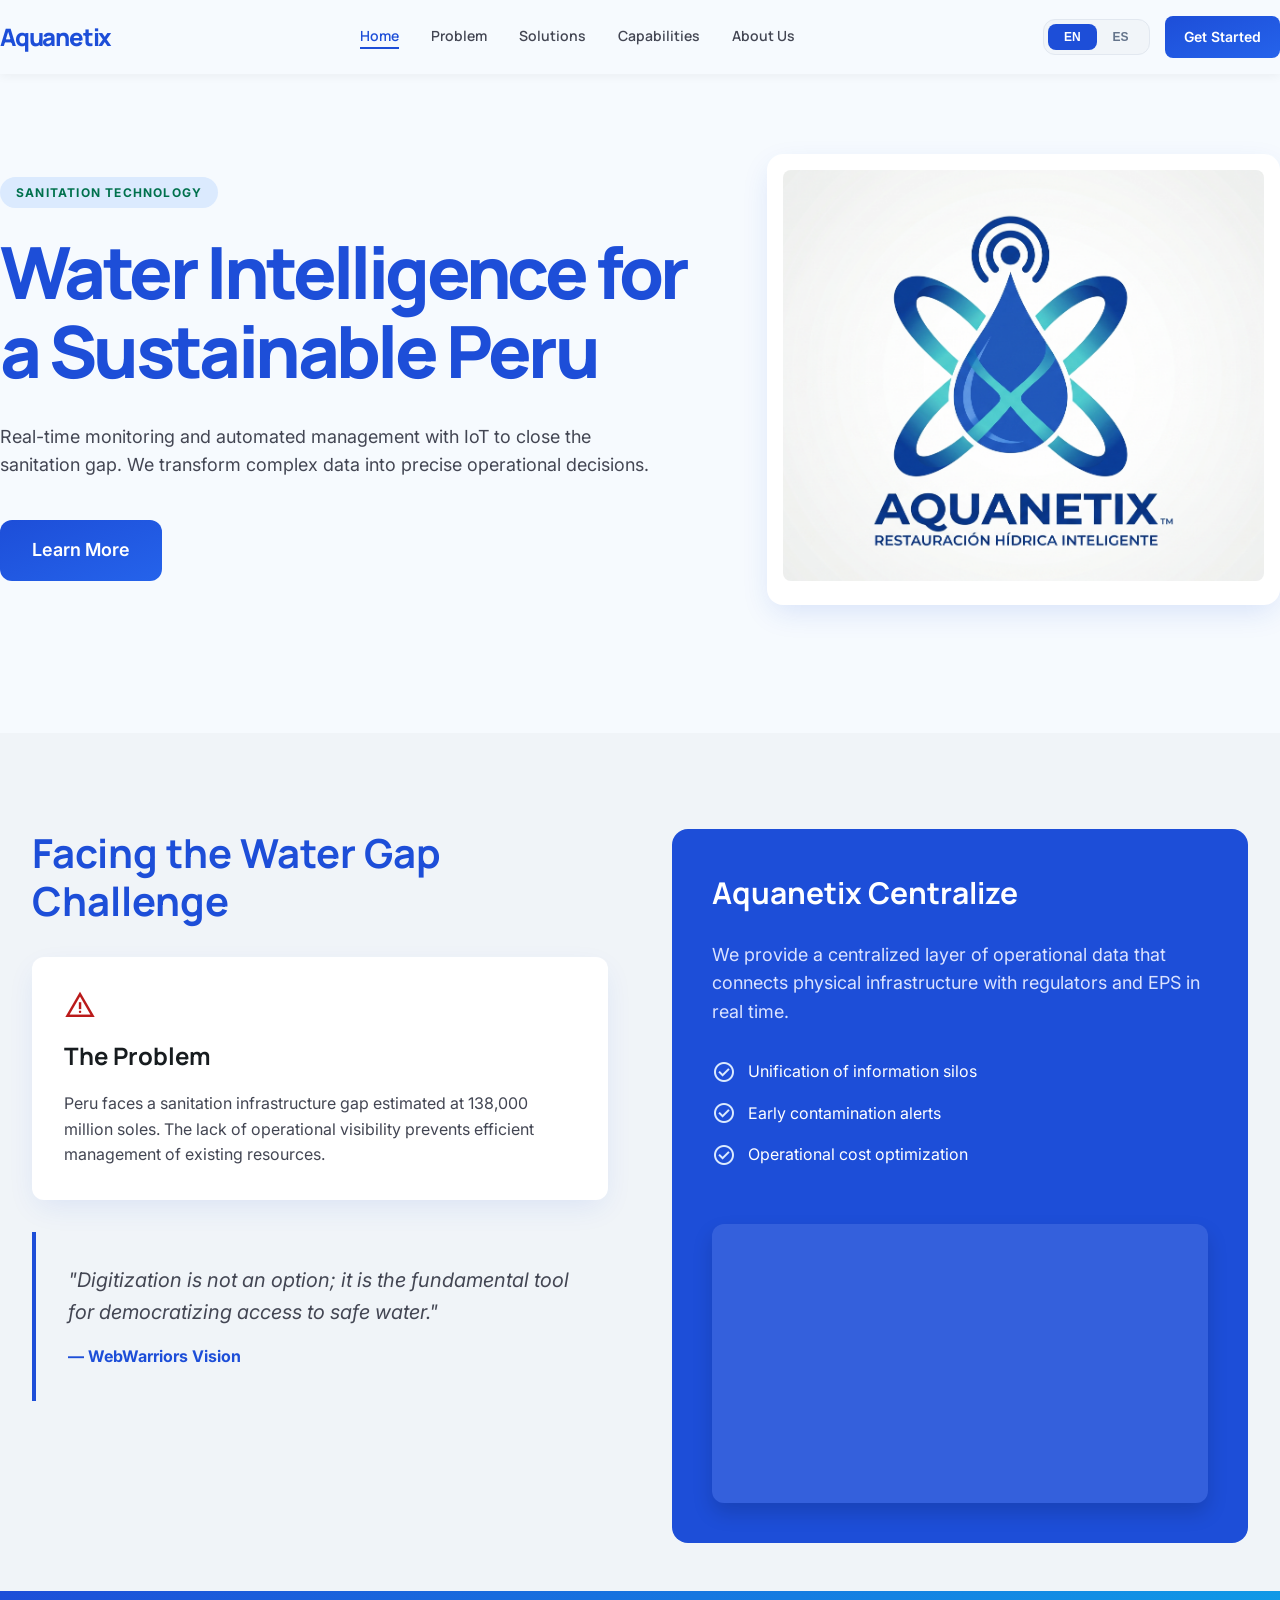
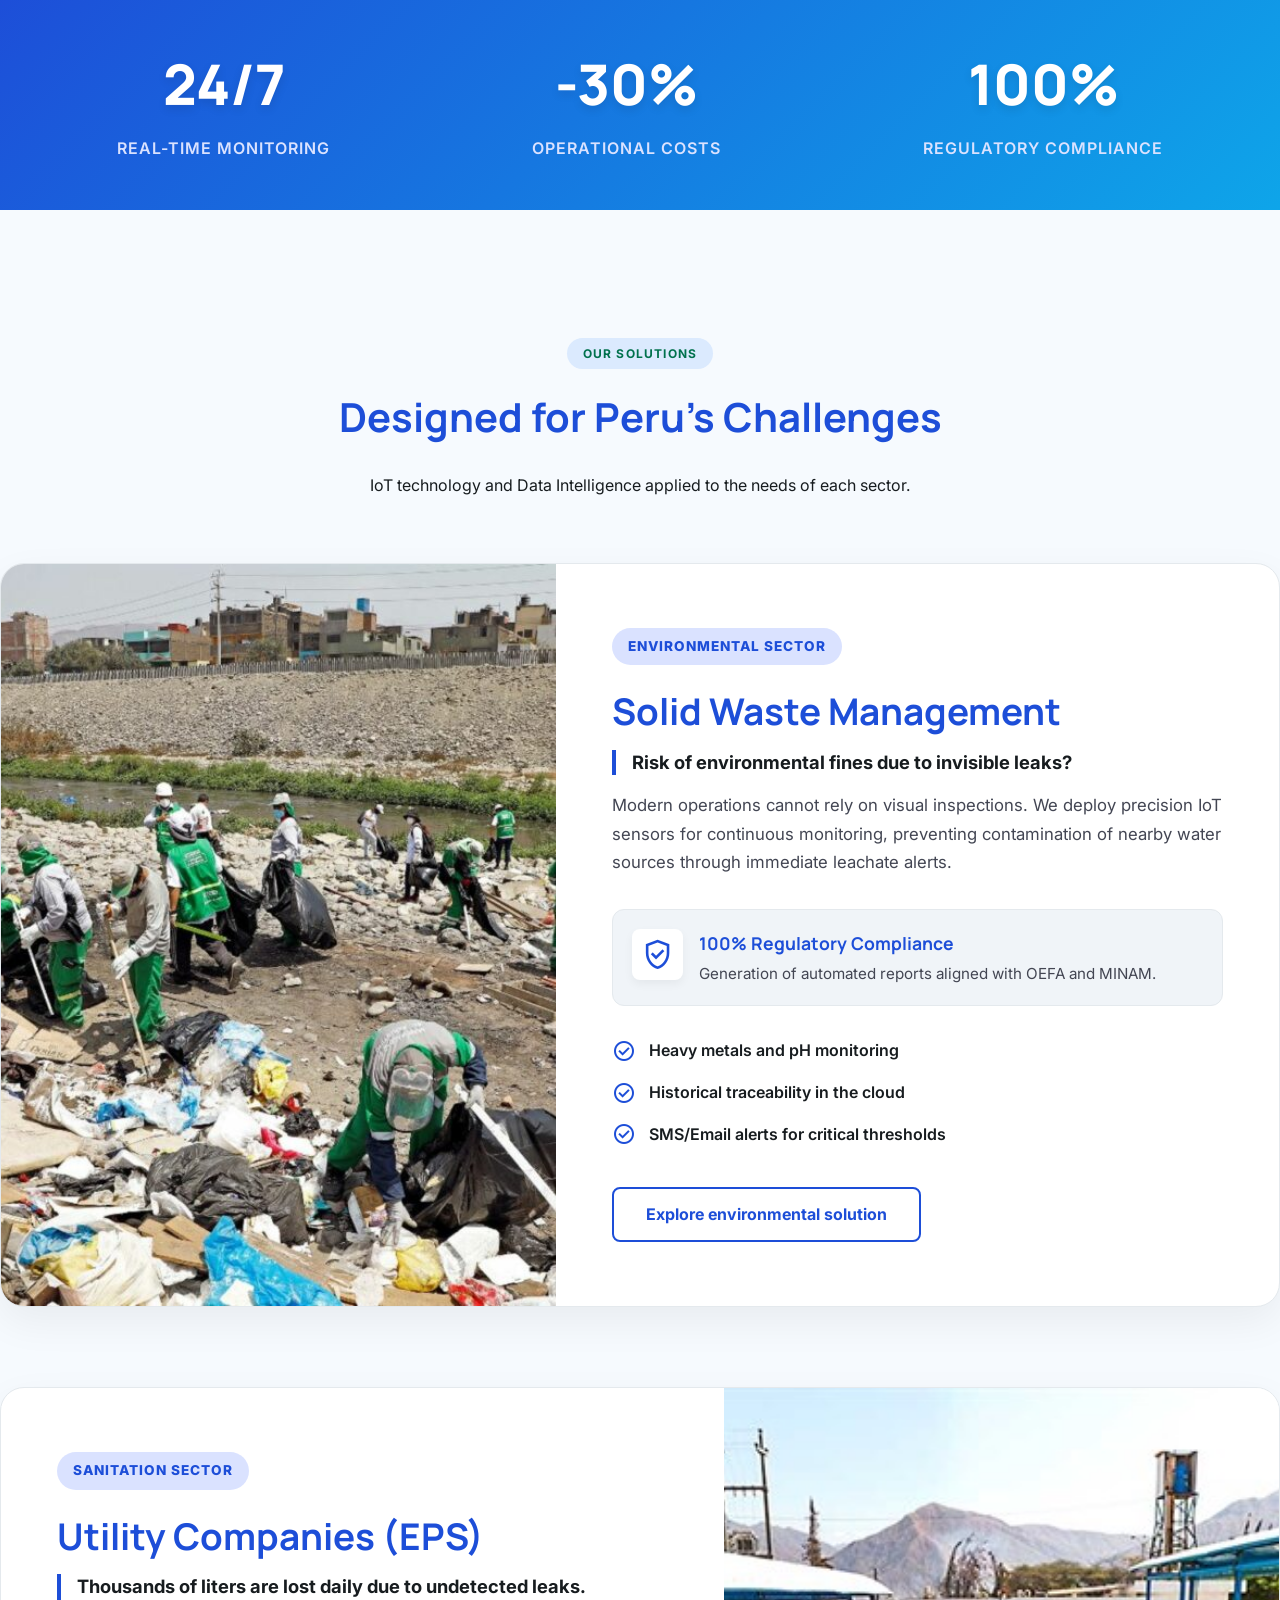
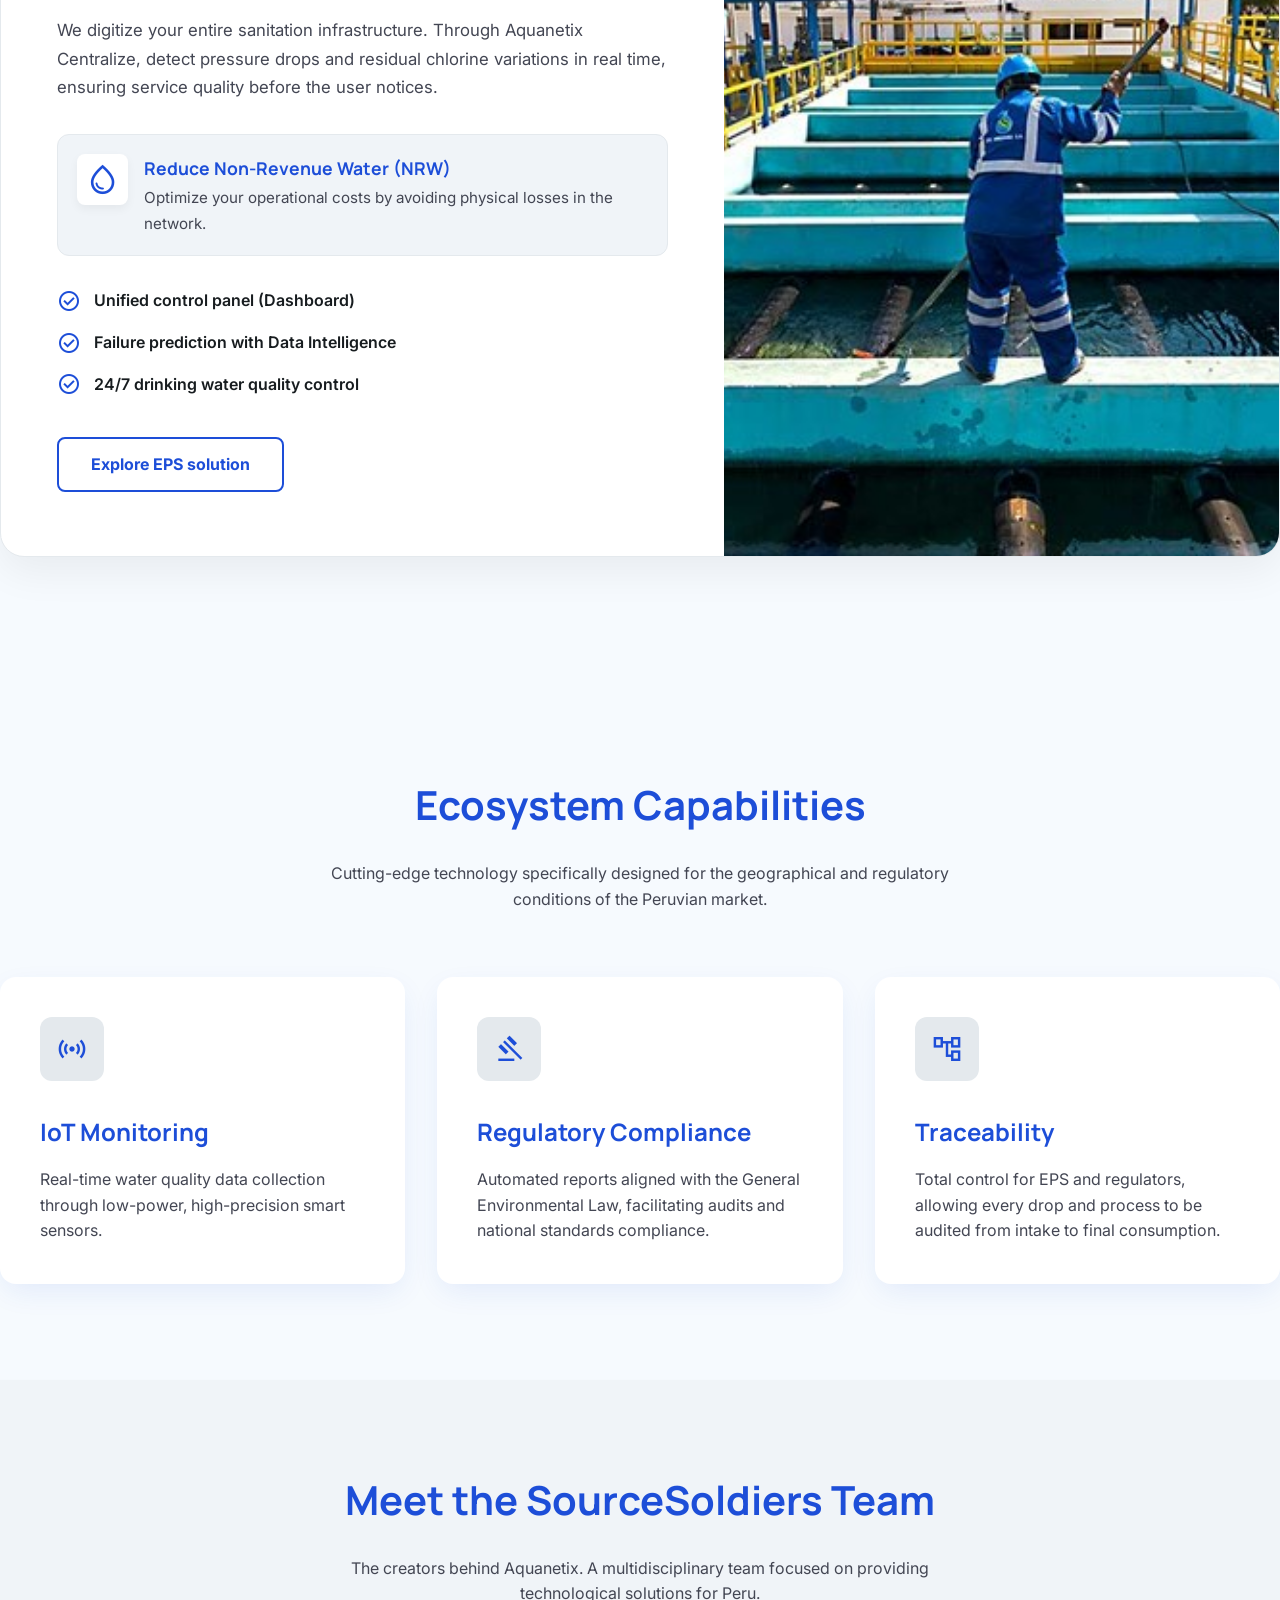
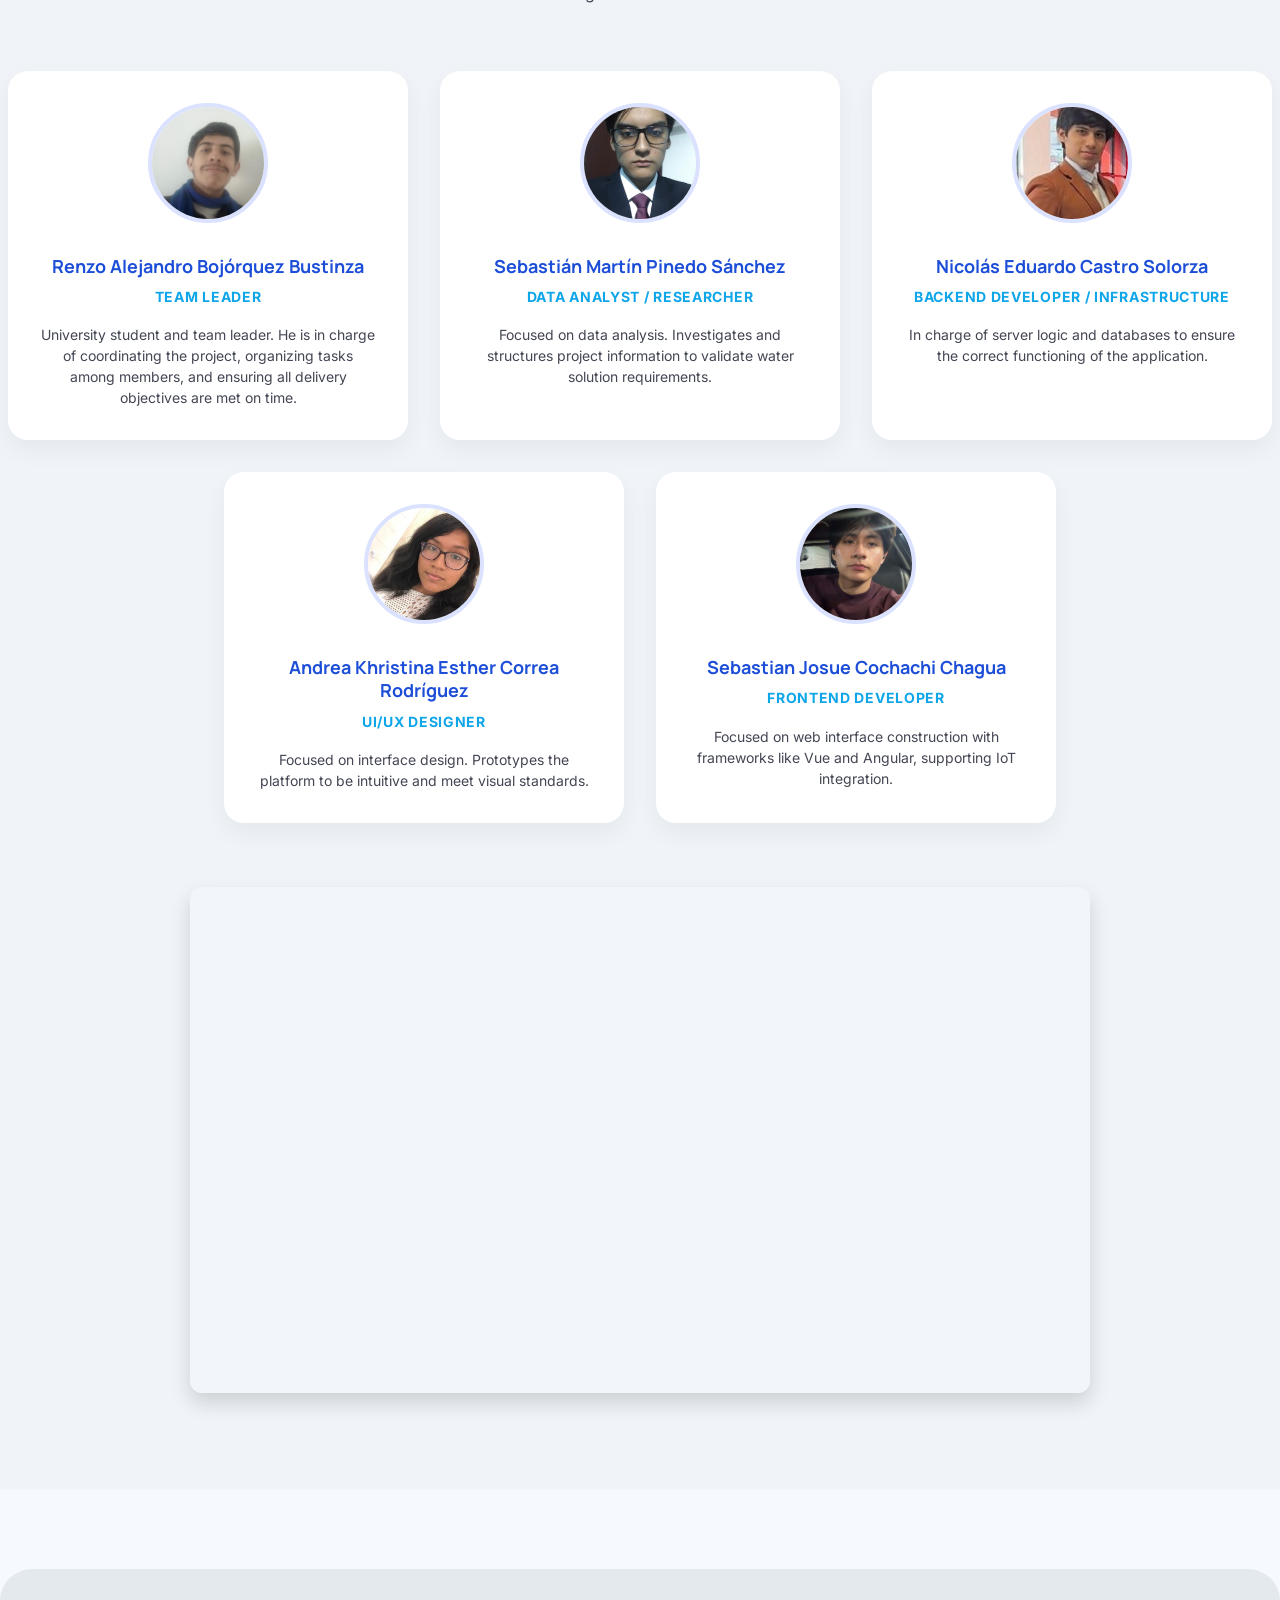
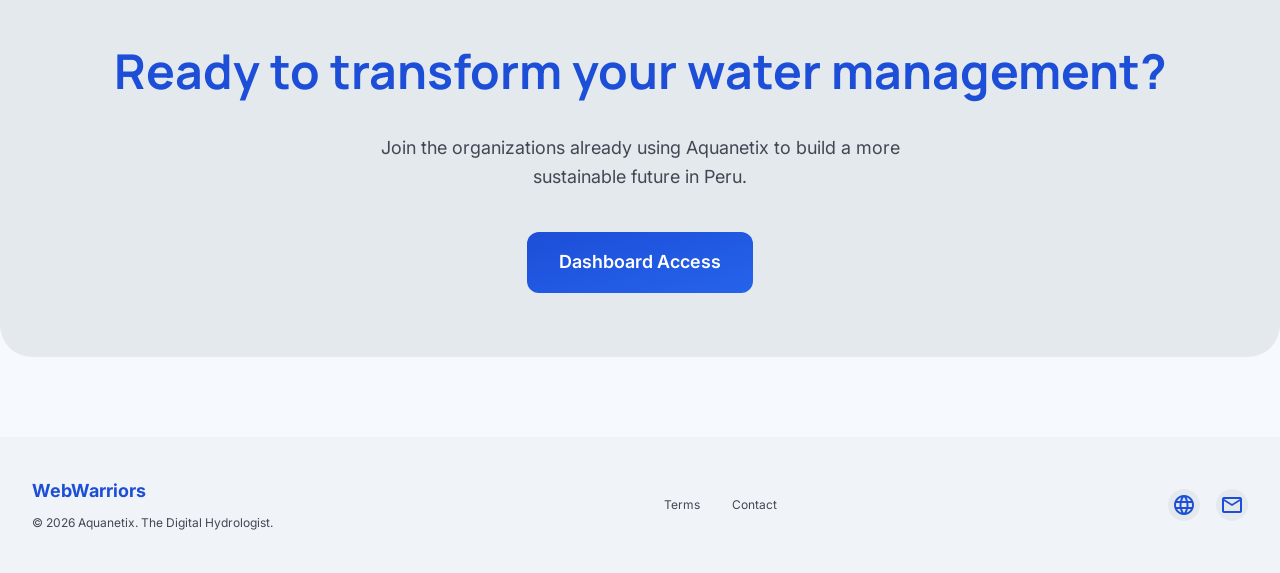
<file: index.html>
<!DOCTYPE html>
<html lang="es">
  <head>
    <meta charset="utf-8" />
    <meta name="viewport" content="width=device-width, initial-scale=1.0" />
    <title>Aquanetix | Inteligencia Hídrica para un Perú Sostenible</title>

    <link href="https://fonts.googleapis.com" rel="preconnect" />
    <link crossorigin="" href="https://fonts.gstatic.com" rel="preconnect" />
    <link
      href="https://fonts.googleapis.com/css2?family=Inter:wght@400;500;600&family=Manrope:wght@600;700;800&display=swap"
      rel="stylesheet"
    />
    <link
      href="https://fonts.googleapis.com/css2?family=Material+Symbols+Outlined:wght,FILL@100..700,0..1&display=swap"
      rel="stylesheet"
    />
    <link rel="stylesheet" href="aquanetix.css" />
  </head>

  <body>
    <header class="header">
      <nav class="nav container">
        <div class="logo">
          <span>Aquanetix</span>
        </div>
        <div class="nav-links">
          <a href="#hero" class="nav-link active" data-i18n="nav-inicio">Inicio</a>
          <a href="#problem" class="nav-link" data-i18n="nav-problema">Problema</a>
          <a href="#segments" class="nav-link" data-i18n="nav-soluciones">Soluciones</a>
          <a href="#capabilities" class="nav-link" data-i18n="nav-capacidades">Capacidades</a>
          <a href="#about-the-team" class="nav-link" data-i18n="nav-somos">¿Quiénes somos?</a>
        </div>
        <div style="display: flex; align-items: center">
          <div class="lang-selector-container">
            <button id="btn-en" class="lang-btn active">EN</button>
            <button id="btn-es" class="lang-btn">ES</button>
          </div>
          <a href="#cta" class="btn" data-i18n="nav-btn-empieza">Empieza ahora</a>
        </div>
      </nav>
    </header>

    <main>
      <section id="hero" class="hero container">
        <div class="hero-grid">
          <div>
            <span class="badge" data-i18n="badge-saneamiento">Tecnología para el Saneamiento</span>
            <h1 class="hero-title font-headline" data-i18n="hero-title">
              Inteligencia Hídrica para un
              <span class="text-secondary">Perú Sostenible</span>
            </h1>
            <p class="hero-description" data-i18n="hero-desc">
              Monitoreo en tiempo real y gestión automatizada con IoT para
              cerrar la brecha de saneamiento. Transformamos datos complejos en
              decisiones operativas precisas.
            </p>
            <a href="#segments" class="btn btn-large" data-i18n="hero-btn-more">
              Conoce más
            </a>
          </div>
          <div class="hero-image-container">
            <img
              class="hero-image"
              alt="Logo de Aquanetix"
              src="assets/images/Aquanetix-Logo.png"
            />
          </div>
        </div>
      </section>

      <section id="problem" class="problem-solution">
        <div class="container ps-grid">
          <div>
            <h2 class="section-title font-headline" data-i18n="prob-title">
              Enfrentando el Desafío de la Brecha Hídrica
            </h2>
            <div class="problem-card">
              <span class="material-symbols-outlined icon-error">warning</span>
              <h3 class="font-headline" data-i18n="prob-card-title">
                El Problema
              </h3>
              <p data-i18n="prob-card-desc">
                Perú enfrenta una brecha de infraestructura de saneamiento
                estimada en
                <span class="highlight-text">138,000 millones de soles</span>.
                La falta de visibilidad operativa impide una gestión eficiente
                de los recursos existentes.
              </p>
            </div>
            <div class="quote-box">
              <p class="quote-text" data-i18n="quote-text">
                "La digitalización no es una opción, es la herramienta
                fundamental para democratizar el acceso al agua segura."
              </p>
              <p class="quote-author">— WebWarriors Vision</p>
            </div>
          </div>
          <div class="solution-card">
            <h3 class="font-headline" data-i18n="sol-title">
              Aquanetix Centralize
            </h3>
            <p data-i18n="sol-desc">
              Proporcionamos una capa de datos operativos centralizados que
              conecta la infraestructura física con los reguladores y EPS en
              tiempo real.
            </p>
            <ul class="feature-list">
              <li>
                <span class="material-symbols-outlined icon-success">check_circle</span>
                <span data-i18n="sol-feat-1">Unificación de silos de información</span>
              </li>
              <li>
                <span class="material-symbols-outlined icon-success">check_circle</span>
                <span data-i18n="sol-feat-2">Alertas tempranas de contaminación</span>
              </li>
              <li>
                <span class="material-symbols-outlined icon-success">check_circle</span>
                <span data-i18n="sol-feat-3">Optimización de costos operativos</span>
              </li>
            </ul>
            <div class="product-video-wrapper">
              <iframe 
                src="https://www.youtube.com/embed/MZh4NIKCM9I?si=_HD0UaLk1dkv5V13" 
                title="YouTube video player" 
                frameborder="0" 
                allow="accelerometer; autoplay; clipboard-write; encrypted-media; gyroscope; picture-in-picture; web-share" 
                referrerpolicy="strict-origin-when-cross-origin" 
                allowfullscreen>
              </iframe>
            </div>
          </div>
        </div>
      </section>

      <section class="metrics-banner">
        <div class="container metrics-grid">
          <div class="metric-item">
            <h3 class="metric-number">24/7</h3>
            <p class="metric-label" data-i18n="metric-1">Monitoreo en Tiempo Real</p>
          </div>
          <div class="metric-item">
            <h3 class="metric-number">-30%</h3>
            <p class="metric-label" data-i18n="metric-2">Costos Operativos</p>
          </div>
          <div class="metric-item">
            <h3 class="metric-number">100%</h3>
            <p class="metric-label" data-i18n="metric-3">Cumplimiento Normativo</p>
          </div>
        </div>
      </section>

      <section id="segments" class="pro-segments-section container">
        <div class="text-center segments-header">
          <span class="badge" data-i18n="seg-badge">Nuestras Soluciones</span>
          <h2 class="section-title font-headline" data-i18n="seg-title">Diseñado para los retos del Perú</h2>
          <p data-i18n="seg-desc">Tecnología IoT e Inteligencia de Datos aplicada a las necesidades de cada sector.</p>
        </div>
        
        <div class="pro-segments-container">
          
          <div class="pro-segment-card">
            <div class="pro-segment-image">
              <img src="assets/images/Segmento1_imagen.jpeg" alt="Planta de Tratamiento de Aguas Residuales">
            </div>
            <div class="pro-segment-body">
              <span class="pro-badge" data-i18n="seg1-badge">Sector Ambiental</span>
              <h3 data-i18n="seg1-title">Gestoras de Residuos Sólidos</h3>
              <p class="pro-lead" data-i18n="seg1-lead">¿Riesgos de multas ambientales por fugas invisibles?</p>
              <p class="pro-text" data-i18n="seg1-text">Las operaciones modernas no pueden depender de inspecciones visuales. Desplegamos sensores IoT de precisión para el monitoreo continuo, previniendo la contaminación de fuentes de agua cercanas mediante alertas inmediatas de lixiviados.</p>
              
              <div class="pro-highlight">
                <span class="material-symbols-outlined">verified_user</span>
                <div class="pro-highlight-text">
                  <strong data-i18n="seg1-hl-title">100% Cumplimiento Normativo</strong>
                  <span data-i18n="seg1-hl-desc">Generación de reportes automáticos alineados a OEFA y MINAM.</span>
                </div>
              </div>

              <ul class="pro-features">
                <li><span class="material-symbols-outlined">check_circle</span> <span data-i18n="seg1-li1">Monitoreo de metales pesados y pH</span></li>
                <li><span class="material-symbols-outlined">check_circle</span> <span data-i18n="seg1-li2">Trazabilidad histórica en la nube</span></li>
                <li><span class="material-symbols-outlined">check_circle</span> <span data-i18n="seg1-li3">Alertas ante umbrales críticos</span></li>
              </ul>
              <a href="javascript:void(0)" onclick="document.getElementById('open-contact').click()" class="pro-btn" data-i18n="seg1-btn">Explorar solución ambiental</a>
            </div>
          </div>
          
          <div class="pro-segment-card reverse">
            <div class="pro-segment-image">
              <img src="assets/images/Segmento2_imagen.jpg" alt="Infraestructura de Saneamiento y Tuberías">
            </div>
            <div class="pro-segment-body">
              <span class="pro-badge" data-i18n="seg2-badge">Sector Saneamiento</span>
              <h3 data-i18n="seg2-title">Empresas Prestadoras (EPS)</h3>
              <p class="pro-lead" data-i18n="seg2-lead">Miles de litros se pierden diariamente por fugas no detectadas.</p>
              <p class="pro-text" data-i18n="seg2-text">Digitalizamos toda tu infraestructura de saneamiento. A través de Aquanetix Centralize, detecta caídas de presión y variaciones de cloro residual en tiempo real, garantizando la calidad del servicio antes de que el usuario lo note.</p>
              
              <div class="pro-highlight">
                <span class="material-symbols-outlined">water_drop</span>
                <div class="pro-highlight-text">
                  <strong data-i18n="seg2-hl-title">Reduce el Agua No Facturada (ANF)</strong>
                  <span data-i18n="seg2-hl-desc">Optimiza tus costos operativos evitando pérdidas físicas en la red.</span>
                </div>
              </div>

              <ul class="pro-features">
                <li><span class="material-symbols-outlined">check_circle</span> <span data-i18n="seg2-li1">Tablero de control unificado (Dashboard)</span></li>
                <li><span class="material-symbols-outlined">check_circle</span> <span data-i18n="seg2-li2">Predicción de fallos con Datos</span></li>
                <li><span class="material-symbols-outlined">check_circle</span> <span data-i18n="seg2-li3">Control de calidad de agua potable 24/7</span></li>
              </ul>
              <a href="javascript:void(0)" onclick="document.getElementById('open-contact').click()" class="pro-btn" data-i18n="seg2-btn">Explorar solución EPS</a>
            </div>
          </div>

        </div>
      </section>

      <section id="capabilities" class="capabilities container">
        <div class="text-center capabilities-header">
          <h2 class="section-title font-headline" data-i18n="cap-title">
            Capacidades del Ecosistema
          </h2>
          <p data-i18n="cap-desc">
            Tecnología de punta diseñada específicamente para las condiciones
            geográficas y regulatorias del mercado peruano.
          </p>
        </div>
        <div class="cards-grid">
          <div class="capability-card">
            <div class="icon-container">
              <span class="material-symbols-outlined icon-primary">sensors</span>
            </div>
            <h3 class="font-headline" data-i18n="cap-card-1-title">
              Monitoreo IoT
            </h3>
            <p data-i18n="cap-card-1-desc">
              Recolección de datos de calidad del agua en tiempo real mediante
              sensores inteligentes de bajo consumo y alta precisión.
            </p>
          </div>
          <div class="capability-card">
            <div class="icon-container">
              <span class="material-symbols-outlined icon-primary">gavel</span>
            </div>
            <h3 class="font-headline" data-i18n="cap-card-2-title">
              Cumplimiento Normativo
            </h3>
            <p data-i18n="cap-card-2-desc">
              Reportes automáticos alineados a la Ley General del Ambiente,
              facilitando las auditorías y el cumplimiento de estándares
              nacionales.
            </p>
          </div>
          <div class="capability-card">
            <div class="icon-container">
              <span class="material-symbols-outlined icon-primary">account_tree</span>
            </div>
            <h3 class="font-headline" data-i18n="cap-card-3-title">
              Trazabilidad
            </h3>
            <p data-i18n="cap-card-3-desc">
              Control total para EPS y reguladores, permitiendo auditar cada
              gota y proceso desde la captación hasta el consumo final.
            </p>
          </div>
        </div>
      </section>

      <section id="about-the-team" class="team-section container">
        <div class="text-center capabilities-header">
          <h2 class="section-title font-headline" data-i18n="team-title">
            Conoce al Equipo WebWarriors
          </h2>
          <p data-i18n="team-subtitle">
            Los creadores detrás de Aquanetix. Un equipo multidisciplinario
            enfocado en brindar soluciones tecnológicas para el Perú.
          </p>
        </div>
        <div class="team-grid">
          <div class="team-card">
            <img
              src="assets/images/Foto_Renzo.png"
              alt="Renzo Bojórquez"
              class="team-photo"
            />
            <h3 class="font-headline" data-i18n="team-name-1">
              Renzo Bojorquez Bustinza
            </h3>
            <p class="team-role" data-i18n="team-role-1">Team Leader</p>
            <p class="team-desc" data-i18n="team-desc-1">
              Estudiante universitario y líder del equipo. Se encarga de
              coordinar el proyecto, organizar las tareas entre los integrantes
              y asegurar que todos los objetivos de nuestra entrega se cumplan a
              tiempo.
            </p>
          </div>
          <div class="team-card">
            <img
              src="assets/images/fotosebastian.png"
              alt="Sebastián Pinedo"
              class="team-photo"
            />
            <h3 class="font-headline" data-i18n="team-name-2">
              Sebastián Martín Pinedo Sánchez
            </h3>
            <p class="team-role" data-i18n="team-role-2">
              Data Analyst / Investigador
            </p>
            <p class="team-desc" data-i18n="team-desc-2">
              Enfocado en el análisis de datos. Investiga y estructura la
              información del proyecto para validar los requerimientos de la
              solución hídrica.
            </p>
          </div>

          <div class="team-card">
            <img
              src="assets/images/Foto_NicoPrincipal.jpeg"
              alt="Nicolas Castro Solorza"
              class="team-photo"
            />
            <h3 class="font-headline" data-i18n="team-name-3">
             Nicolas Castro Solorza
            </h3>
            <p class="team-role" data-i18n="team-role-3">
              Desarrollador Backend / Infraestructura
            </p>
            <p class="team-desc" data-i18n="team-desc-3">
             Encargado de la lógica del servidor y las bases de datos para asegurar el funcionamiento correcto de la aplicación.
            </p>
          </div>

          <div class="team-card">
            <img
              src="assets/images/foto_Andrea.png"
              alt="Andrea Correa"
              class="team-photo"
            />
            <h3 class="font-headline" data-i18n="team-name-4">
              Andrea Khristina Esther Correa Rodríguez
            </h3>
            <p class="team-role" data-i18n="team-role-4">Diseñador UI/UX</p>
            <p class="team-desc" data-i18n="team-desc-4">
              Enfocado en el diseño de interfaces. Prototipa la plataforma para
              que sea intuitiva y cumpla con los estándares visuales.
            </p>
          </div>

          <div class="team-card">
            <img
              src="assets/images/foto_SebastianC.png"
              alt="Sebastian Cochachi"
              class="team-photo"
            />
            <h3 class="font-headline" data-i18n="team-name-5">
              Sebastian Josue Cochachi Chagua
            </h3>
            <p class="team-role" data-i18n="team-role-5">
              Desarrollador Frontend
            </p>
            <p class="team-desc" data-i18n="team-desc-5">
              Enfocado en la construcción de la interfaz web con frameworks como
              Vue y Angular, apoyando en la integración IoT.
            </p>
          </div>
        </div>

        <div class="video-container">
          <div class="product-video-wrapper">
            <iframe 
              src="https://www.youtube.com/embed/ysqWe6i2kMk"
              title="YouTube video player" 
              frameborder="0" 
              allow="accelerometer; autoplay; clipboard-write; encrypted-media; gyroscope; picture-in-picture; web-share" 
              referrerpolicy="strict-origin-when-cross-origin" 
              allowfullscreen>
            </iframe>
          </div>
        </div>
      </section>

      <div id="contact-modal" class="modal-overlay">
        <div class="modal-content">
          <span id="close-modal" class="close-btn">&times;</span>
          <h2 class="font-headline" data-i18n="modal-title">Contáctanos</h2>
          <p data-i18n="modal-desc">
            ¿Tienes dudas sobre Aquanetix? El equipo WebWarriors está listo
            para ayudarte.
          </p>
          <div class="contact-methods">
            <div class="contact-item">
              <span class="material-symbols-outlined">mail</span>
              <p>contacto@aquanetix.pe</p>
            </div>
            <div class="contact-item">
              <span class="material-symbols-outlined">group</span>
              <p data-i18n="modal-team">Equipo WebWarriors - UPC</p>
            </div>
          </div>
          <button class="btn btn-large" id="modal-close-btn" data-i18n="modal-btn-close">
            Close
          </button>
        </div>
      </div>

      <section id="cta" class="cta-section container">
        <div class="cta-box">
          <h2 class="cta-title font-headline" data-i18n="cta-title">
            ¿Listo para transformar su gestión hídrica?
          </h2>
          <p data-i18n="cta-desc">
            Únase a las organizaciones que ya están utilizando Aquanetix para
            construir un futuro más sostenible en el Perú.
          </p>
          <a href="https://ss-aquanetix-webapplication.web.app/iam/sign-in" class="btn btn-large" data-i18n="cta-btn">
            Acceso al Dashboard
          </a>
        </div>
      </section>
    </main>

    <footer class="footer">
      <div class="container footer-content">
        <div class="footer-brand">
          <span>WebWarriors</span>
          <p data-i18n="footer-copy">
            © 2026 Aquanetix. The Digital Hydrologist.
          </p>
        </div>
        <div class="footer-links">
          <a href="terms.html" data-i18n="footer-terms">Términos</a>
          <a
            href="javascript:void(0)"
            id="open-contact"
            data-i18n="footer-contact"
            >Contacto</a
          >
        </div>
        <div class="footer-social">
          <div class="social-icon">
            <span class="material-symbols-outlined">language</span>
          </div>
          <div class="social-icon">
            <span class="material-symbols-outlined">mail</span>
          </div>
        </div>
      </div>
    </footer>

    <script src="contact.js"></script>
    <script src="i18n.js"></script>
  </body>
</html>
</file>
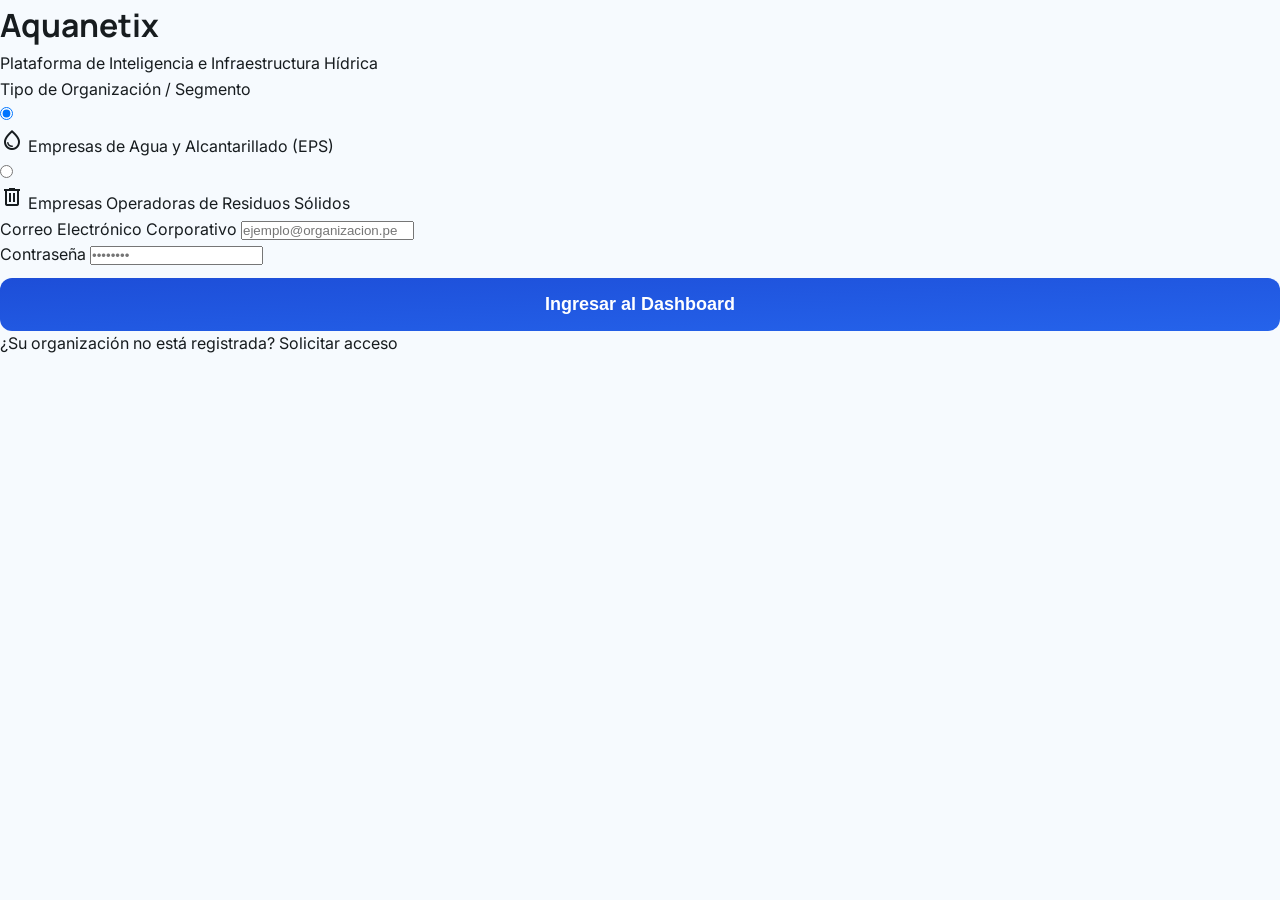
<file: login.html>
<!DOCTYPE html>
<html lang="es">
<head>
    <meta charset="utf-8" />
    <meta name="viewport" content="width=device-width, initial-scale=1.0" />
    <title>Aquanetix | Acceso a la Plataforma</title>
    
    <link rel="preconnect" href="https://fonts.googleapis.com" />
    <link rel="preconnect" href="https://fonts.gstatic.com" crossorigin />
    <link href="https://fonts.googleapis.com/css2?family=Inter:wght@400;500;600&family=Manrope:wght@600;700;800&display=swap" rel="stylesheet" />
    <link href="https://fonts.googleapis.com/css2?family=Material+Symbols+Outlined:wght,FILL@100..700,0..1&display=swap" rel="stylesheet" />

    <link rel="stylesheet" href="aquanetix.css" />
</head>
<body>

    <div class="login-wrapper">
        <div class="login-container">
            <div class="login-brand">
                <h1 class="login-brand-logo">Aquanetix</h1>
                <p class="login-brand-subtitle">Plataforma de Inteligencia e Infraestructura Hídrica</p>
            </div>
            <!-- Enlace a la aplicación web -->
            <form action="https://ss-aquanetix-webapplication.web.app/" method="GET">
                
                <div class="login-form-group">
                    <label class="login-form-label">Tipo de Organización / Segmento</label>
                    <div class="login-segments-grid">
                        
                        <label class="login-segment-option">
                            <input type="radio" name="segmento" value="eps" checked />
                            <div class="login-segment-card">
                                <span class="material-symbols-outlined">water_drop</span>
                                <span class="label-text">Empresas de Agua y Alcantarillado (EPS)</span>
                            </div>
                        </label>

                        <label class="login-segment-option">
                            <input type="radio" name="segmento" value="residuos" />
                            <div class="login-segment-card">
                                <span class="material-symbols-outlined">delete_outline</span>
                                <span class="label-text">Empresas Operadoras de Residuos Sólidos</span>
                            </div>
                        </label>

                    </div>
                </div>

                <div class="login-form-group">
                    <label class="login-form-label" for="email">Correo Electrónico Corporativo</label>
                    <input type="email" id="email" class="login-input-control" placeholder="ejemplo@organizacion.pe" required />
                </div>

                <div class="login-form-group">
                    <label class="login-form-label" for="password">Contraseña</label>
                    <input type="password" id="password" class="login-input-control" placeholder="••••••••" required />
                </div>

                <button type="submit" class="btn btn-large" style="width: 100%; margin-top: 10px;">
                    Ingresar al Dashboard
                </button>
            </form>

            <div class="login-footer-text">
                ¿Su organización no está registrada? <a href="index.html#cta">Solicitar acceso</a>
            </div>
        </div>
    </div>

</body>
</html>
</file>
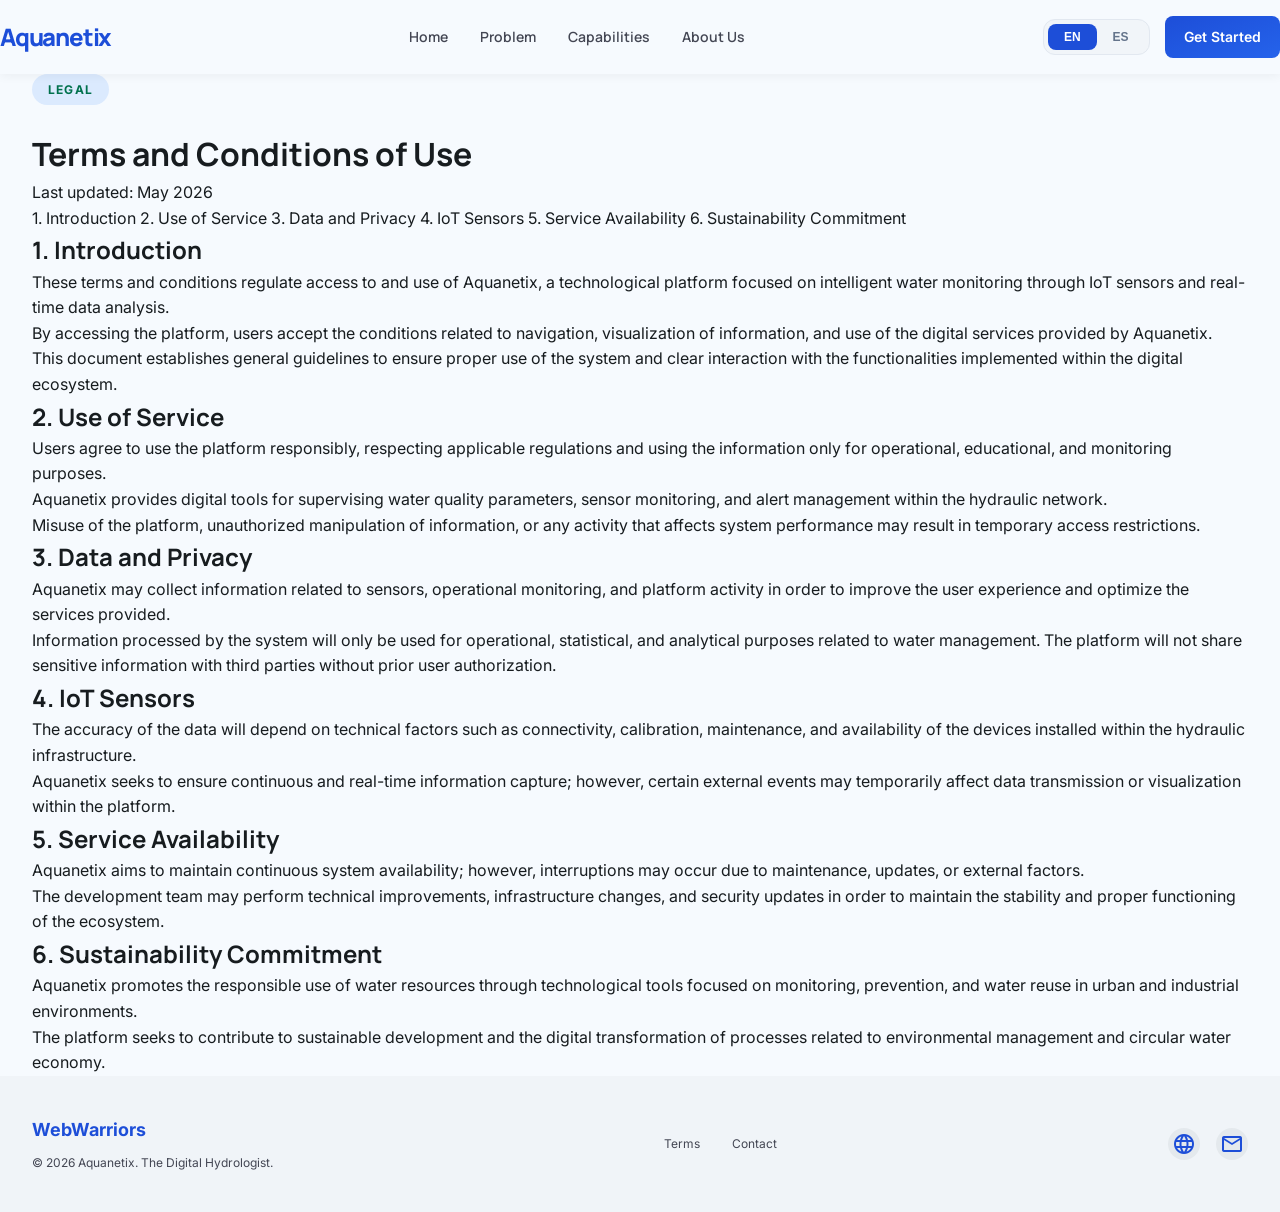
<file: terms.html>
<!DOCTYPE html>
<html lang="es">
  <head>
    <meta charset="utf-8" />
    <meta name="viewport" content="width=device-width, initial-scale=1.0" />
    <title>Términos y Condiciones | Aquanetix</title>

    <link href="https://fonts.googleapis.com" rel="preconnect" />
    <link crossorigin="" href="https://fonts.gstatic.com" rel="preconnect" />

    <link
      href="https://fonts.googleapis.com/css2?family=Inter:wght@400;500;600&family=Manrope:wght@600;700;800&display=swap"
      rel="stylesheet"
    />

    <link
      href="https://fonts.googleapis.com/css2?family=Material+Symbols+Outlined:wght,FILL@100..700,0..1&display=swap"
      rel="stylesheet"
    />

    <link rel="stylesheet" href="aquanetix.css" />
  </head>

  <body>
    <header class="header">
      <nav class="nav container">
        <div class="logo">
          <span>Aquanetix</span>
        </div>

        <div class="nav-links">
          <a href="index.html" class="nav-link" data-i18n="nav-inicio"></a>
          <a href="index.html#problem" class="nav-link" data-i18n="nav-problema"></a>
          <a href="index.html#capabilities" class="nav-link" data-i18n="nav-capacidades"></a>
          <a href="index.html#about-the-team" class="nav-link" data-i18n="nav-somos"></a>
        </div>

        <div style="display: flex; align-items: center;">
          <div class="lang-selector-container">
            <button id="btn-en" class="lang-btn active">EN</button>
            <button id="btn-es" class="lang-btn">ES</button>
          </div>

          <a href="index.html#cta" class="btn" data-i18n="nav-btn-empieza"></a>
        </div>
      </nav>
    </header>

    <main class="legal-page container">
      <div class="legal-header">
        <span class="badge">Legal</span>

        <h1 class="legal-title font-headline" data-i18n="terms-title"></h1>
        <p class="legal-date" data-i18n="terms-date"></p>
      </div>

      <div class="legal-index">
        <a href="#intro" data-i18n="terms-index-intro"></a>
        <a href="#service" data-i18n="terms-index-service"></a>
        <a href="#privacy" data-i18n="terms-index-privacy"></a>
        <a href="#iot" data-i18n="terms-index-iot"></a>
        <a href="#availability" data-i18n="terms-index-availability"></a>
        <a href="#sustainability" data-i18n="terms-index-sustainability"></a>
      </div>

      <section id="intro" class="legal-section">
        <h2 data-i18n="terms-intro-title"></h2>
        <p data-i18n="terms-intro-desc1"></p>
        <p data-i18n="terms-intro-desc2"></p>
        <p data-i18n="terms-intro-desc3"></p>
      </section>

      <section id="service" class="legal-section">
        <h2 data-i18n="terms-service-title"></h2>
        <p data-i18n="terms-service-desc1"></p>
        <p data-i18n="terms-service-desc2"></p>
        <p data-i18n="terms-service-desc3"></p>
      </section>

      <section id="privacy" class="legal-section">
        <h2 data-i18n="terms-privacy-title"></h2>
        <p data-i18n="terms-privacy-desc1"></p>
        <p data-i18n="terms-privacy-desc2"></p>
      </section>

      <section id="iot" class="legal-section">
        <h2 data-i18n="terms-iot-title"></h2>
        <p data-i18n="terms-iot-desc1"></p>
        <p data-i18n="terms-iot-desc2"></p>
      </section>

      <section id="availability" class="legal-section">
        <h2 data-i18n="terms-availability-title"></h2>
        <p data-i18n="terms-availability-desc1"></p>
        <p data-i18n="terms-availability-desc2"></p>
      </section>

      <section id="sustainability" class="legal-section">
        <h2 data-i18n="terms-sustainability-title"></h2>
        <p data-i18n="terms-sustainability-desc1"></p>
        <p data-i18n="terms-sustainability-desc2"></p>
      </section>
    </main>

    <footer class="footer">
      <div class="container footer-content">
        <div class="footer-brand">
          <span>WebWarriors</span>
          <p data-i18n="footer-copy"></p>
        </div>

        <div class="footer-links">
          <a href="terms.html" data-i18n="footer-terms"></a>
          <a href="#" data-i18n="footer-contact"></a>
        </div>

        <div class="footer-social">
          <div class="social-icon">
            <span class="material-symbols-outlined">language</span>
          </div>

          <div class="social-icon">
            <span class="material-symbols-outlined">mail</span>
          </div>
        </div>
      </div>
    </footer>

    <script src="i18n.js"></script>
  </body>
</html>
</file>
<file: aquanetix.css>
/* Variables de Color (Paleta Azul Open Source) */
:root {
  --primary: #1d4ed8;
  --primary-container: #2563eb;
  --secondary: #0ea5e9;
  --secondary-container: #dbeafe;
  --on-secondary-container: #00714d;
  --surface: #f6fafe;
  --surface-container-low: #f0f4f8;
  --surface-container-lowest: #ffffff;
  --surface-container-high: #e4e9ed;
  --on-surface: #171c1f;
  --on-surface-variant: #434653;
  --error: #ba1a1a;
  --primary-fixed: #dae2ff;
}

/* Reset Básico */
* {
  margin: 0;
  padding: 0;
  box-sizing: border-box;
}

body {
  font-family: "Inter", sans-serif;
  background-color: var(--surface);
  color: var(--on-surface);
  line-height: 1.6;
  -webkit-font-smoothing: antialiased;
}

h1,
h2,
h3,
.font-headline {
  font-family: "Manrope", sans-serif;
}

a {
  text-decoration: none;
  color: inherit;
}

ul {
  list-style: none;
}

.container {
  max-width: 1280px;
  margin: 0 auto;
  padding: 0 2rem;
}

/* Header & Nav */
.header {
  background-color: var(--surface);
  position: sticky;
  top: 0;
  z-index: 50;
  box-shadow: 0 2px 10px rgba(0, 0, 0, 0.05);
}

.nav {
  display: flex;
  justify-content: space-between;
  align-items: center;
  padding: 1rem 0;
}

.logo {
  font-size: 1.5rem;
  font-weight: 900;
  color: var(--primary);
  font-family: "Manrope", sans-serif;
  letter-spacing: -0.05em;
}

.nav-links {
  display: none;
  gap: 2rem;
  font-family: "Manrope", sans-serif;
  font-weight: 600;
  font-size: 0.875rem;
}

@media (min-width: 768px) {
  .nav-links {
    display: flex;
  }
}

.nav-link {
  color: var(--on-surface-variant);
  transition: color 0.2s;
}

.nav-link:hover,
.nav-link.active {
  color: var(--primary);
}

.nav-link.active {
  border-bottom: 2px solid var(--primary);
}

.btn {
  display: inline-block;
  background: linear-gradient(
    to bottom right,
    var(--primary),
    var(--primary-container)
  );
  color: white;
  padding: 0.6rem 1.2rem;
  border-radius: 0.5rem;
  font-size: 0.875rem;
  font-weight: 600;
  border: none;
  cursor: pointer;
  transition: opacity 0.2s, transform 0.1s;
}

.btn:hover {
  opacity: 0.9;
}

.btn:active {
  transform: scale(0.95);
}

.btn-large {
  padding: 1rem 2rem;
  font-size: 1.125rem;
  border-radius: 0.75rem;
}

/* Hero Section */
.hero {
  padding: 5rem 0 8rem 0;
  overflow: hidden;
}

.hero-grid {
  display: grid;
  grid-template-columns: 1fr;
  gap: 3rem;
  align-items: center;
}

@media (min-width: 1024px) {
  .hero-grid {
    grid-template-columns: 7fr 5fr;
  }
}

.badge {
  display: inline-block;
  padding: 0.375rem 1rem;
  border-radius: 9999px;
  background-color: var(--secondary-container);
  color: var(--on-secondary-container);
  font-size: 0.75rem;
  font-weight: 700;
  letter-spacing: 0.1em;
  text-transform: uppercase;
  margin-bottom: 1.5rem;
}

.hero-title {
  font-size: 3rem;
  font-weight: 800;
  color: var(--primary);
  line-height: 1.1;
  margin-bottom: 2rem;
  letter-spacing: -0.05em;
}

@media (min-width: 768px) {
  .hero-title {
    font-size: 4.5rem;
  }
}

.text-secondary {
  color: var(--secondary);
}

.hero-description {
  color: var(--on-surface-variant);
  font-size: 1.125rem;
  margin-bottom: 2.5rem;
  max-width: 42rem;
}

.hero-image-container {
  border-radius: 1rem;
  overflow: hidden;
  box-shadow: 0 10px 30px -5px rgba(29, 78, 216, 0.15);
  background: white;
  padding: 1rem;
}

.hero-image {
  width: 100%;
  height: auto;
  object-fit: contain;
  border-radius: 0.5rem;
}

/* Problem/Solution Section */
.problem-solution {
  background-color: var(--surface-container-low);
  padding: 6rem 0;
}

.ps-grid {
  display: grid;
  grid-template-columns: 1fr;
  gap: 4rem;
}

@media (min-width: 1024px) {
  .ps-grid {
    grid-template-columns: 1fr 1fr;
  }
}

.section-title {
  font-size: 2.5rem;
  color: var(--primary);
  font-weight: 700;
  margin-bottom: 2rem;
  line-height: 1.2;
}

.problem-card {
  background-color: var(--surface-container-lowest);
  padding: 2rem;
  border-radius: 0.75rem;
  box-shadow: 0 10px 30px -5px rgba(29, 78, 216, 0.1);
  margin-bottom: 2rem;
}

.icon-error {
  color: var(--error);
  font-size: 2rem;
  margin-bottom: 1rem;
}

.problem-card h3 {
  font-size: 1.5rem;
  margin-bottom: 1rem;
}

.problem-card p {
  color: var(--on-surface-variant);
}

.highlight-text {
  color: var(--primary);
  font-weight: 700;
}

.quote-box {
  padding: 2rem;
  border-left: 4px solid var(--primary);
}

.quote-text {
  font-size: 1.25rem;
  font-style: italic;
  color: var(--on-surface-variant);
}

.quote-author {
  margin-top: 1rem;
  font-weight: 700;
  color: var(--primary);
}

.solution-card {
  background-color: var(--primary);
  color: white;
  padding: 2.5rem;
  border-radius: 1rem;
  position: relative;
  overflow: hidden;
  display: flex;
  flex-direction: column;
  justify-content: center;
}

.solution-card h3 {
  font-size: 1.875rem;
  margin-bottom: 1.5rem;
  position: relative;
  z-index: 10;
}

.solution-card p {
  color: var(--primary-fixed);
  font-size: 1.125rem;
  margin-bottom: 2rem;
  position: relative;
  z-index: 10;
}

.feature-list li {
  display: flex;
  align-items: center;
  gap: 0.75rem;
  margin-bottom: 1rem;
  position: relative;
  z-index: 10;
}

.icon-success {
  color: var(--secondary-container);
}

/* =========================================
   CONTENEDORES DE VIDEO RESPONSIVOS
   ========================================= */
.product-video-wrapper {
  margin-top: 2.5rem;
  position: relative;
  width: 100%;
  padding-bottom: 56.25%; /* Proporción perfecta 16:9 */
  border-radius: 0.75rem;
  overflow: hidden;
  background-color: rgba(255, 255, 255, 0.1);
  box-shadow: 0 10px 20px rgba(0, 0, 0, 0.15);
}

.product-video-wrapper iframe {
  position: absolute;
  top: 0;
  left: 0;
  width: 100%;
  height: 100%;
  border: none;
}

/* =========================================
   BANNER DE MÉTRICAS
   ========================================= */
.metrics-banner {
  background: linear-gradient(135deg, var(--primary), var(--secondary));
  padding: 3rem 0;
  color: white;
  margin-top: -3rem;
  position: relative;
  z-index: 10;
}

.metrics-grid {
  display: flex;
  justify-content: space-around;
  flex-wrap: wrap;
  gap: 2rem;
  text-align: center;
}

.metric-number {
  font-size: 3.5rem;
  font-weight: 800;
  margin-bottom: 0.5rem;
  color: var(--surface-container-lowest);
  text-shadow: 0 4px 10px rgba(0,0,0,0.1);
}

.metric-label {
  font-size: 1rem;
  font-weight: 600;
  text-transform: uppercase;
  letter-spacing: 1px;
  color: var(--primary-fixed);
}

/* =========================================
   DISEÑO PROFESIONAL DE SEGMENTOS (V2) ZIG-ZAG
   ========================================= */
.pro-segments-section {
  padding: 8rem 0;
}

.segments-header {
  margin-bottom: 4rem;
}

.pro-segments-container {
  display: flex;
  flex-direction: column;
  gap: 5rem;
  margin-top: 4rem;
}

.pro-segment-card {
  display: flex;
  flex-direction: column;
  background: #ffffff;
  border-radius: 24px;
  overflow: hidden;
  box-shadow: 0 15px 40px rgba(0,0,0,0.06);
  border: 1px solid var(--surface-container-high);
  transition: transform 0.3s ease, box-shadow 0.3s ease;
}

.pro-segment-card:hover {
  transform: translateY(-5px);
  box-shadow: 0 25px 50px rgba(29, 78, 216, 0.15); /* Sombra adaptada a Open Source */
}

@media(min-width: 992px) {
  .pro-segment-card {
      flex-direction: row;
      align-items: stretch;
  }
  .pro-segment-card.reverse {
      flex-direction: row-reverse;
  }
}

.pro-segment-image {
  flex: 1;
  min-height: 350px;
}

.pro-segment-image img {
  width: 100%;
  height: 100%;
  object-fit: cover;
  display: block;
}

.pro-segment-body {
  flex: 1.1;
  padding: 4rem 3.5rem;
  display: flex;
  flex-direction: column;
  justify-content: center;
}

.pro-badge {
  align-self: flex-start;
  background: var(--primary-fixed);
  color: var(--primary);
  padding: 0.5rem 1rem;
  border-radius: 50px;
  font-size: 0.85rem;
  font-weight: 800;
  text-transform: uppercase;
  letter-spacing: 1px;
  margin-bottom: 1.5rem;
}

.pro-segment-body h3 {
  font-size: 2.3rem;
  color: var(--primary);
  margin-bottom: 1rem;
  line-height: 1.2;
}

.pro-lead {
  font-size: 1.15rem;
  font-weight: 700;
  color: var(--on-surface);
  margin-bottom: 1rem;
  border-left: 4px solid var(--primary);
  padding-left: 1rem;
  line-height: 1.4;
}

.pro-text {
  color: var(--on-surface-variant);
  line-height: 1.7;
  font-size: 1.05rem;
  margin-bottom: 2rem;
}

.pro-highlight {
  background: var(--surface-container-low);
  border: 1px solid var(--surface-container-high);
  padding: 1.2rem;
  border-radius: 12px;
  display: flex;
  gap: 1rem;
  align-items: flex-start;
  margin-bottom: 2rem;
}

.pro-highlight .material-symbols-outlined {
  color: var(--primary);
  font-size: 2.2rem;
  background: white;
  padding: 0.5rem;
  border-radius: 8px;
  box-shadow: 0 4px 10px rgba(0,0,0,0.05);
}

.pro-highlight-text strong {
  display: block;
  color: var(--primary);
  font-size: 1.1rem;
  margin-bottom: 0.2rem;
  font-family: 'Manrope', sans-serif;
}

.pro-highlight-text span {
  font-size: 0.95rem;
  color: var(--on-surface-variant);
  line-height: 1.4;
}

.pro-features {
  list-style: none;
  padding: 0;
  margin: 0 0 2.5rem 0;
  display: flex;
  flex-direction: column;
  gap: 1rem;
}

.pro-features li {
  display: flex;
  align-items: center;
  gap: 0.8rem;
  color: var(--on-surface);
  font-weight: 600;
  font-size: 1rem;
}

.pro-features .material-symbols-outlined {
  color: var(--primary);
}

.pro-btn {
  align-self: flex-start;
  border: 2px solid var(--primary);
  color: var(--primary);
  padding: 0.8rem 2rem;
  border-radius: 8px;
  font-weight: 700;
  transition: all 0.3s;
  text-decoration: none;
}

.pro-btn:hover {
  background: var(--primary);
  color: white;
  transform: translateY(-2px);
}

/* Capabilities Section */
.capabilities {
  padding: 6rem 0;
}

.text-center {
  text-align: center;
}

.capabilities-header {
  margin-bottom: 4rem;
}

.capabilities-header p {
  color: var(--on-surface-variant);
  max-width: 42rem;
  margin: 0 auto;
}

.cards-grid {
  display: grid;
  grid-template-columns: 1fr;
  gap: 2rem;
}

@media (min-width: 768px) {
  .cards-grid {
    grid-template-columns: repeat(3, 1fr);
  }
}

.capability-card {
  background-color: var(--surface-container-lowest);
  padding: 2.5rem;
  border-radius: 1rem;
  box-shadow: 0 10px 30px -5px rgba(29, 78, 216, 0.1);
  transition: all 0.3s ease;
  cursor: default;
}

.capability-card:hover {
  background-color: var(--primary);
  color: white;
}

.icon-container {
  width: 4rem;
  height: 4rem;
  background-color: var(--surface-container-high);
  border-radius: 0.75rem;
  display: flex;
  align-items: center;
  justify-content: center;
  margin-bottom: 2rem;
  transition: background-color 0.3s;
}

.capability-card:hover .icon-container {
  background-color: var(--primary-container);
}

.icon-primary {
  color: var(--primary);
  font-size: 2rem;
  transition: color 0.3s;
}

.capability-card:hover .icon-primary {
  color: white;
}

.capability-card h3 {
  font-size: 1.5rem;
  color: var(--primary);
  margin-bottom: 1rem;
  transition: color 0.3s;
}

.capability-card:hover h3 {
  color: white;
}

.capability-card p {
  color: var(--on-surface-variant);
  transition: color 0.3s;
}

.capability-card:hover p {
  color: var(--primary-fixed);
}

/* Team Section */
.team-section {
  padding: 6rem 0;
  background-color: var(--surface-container-low);
  box-shadow: 0 0 0 100vmax var(--surface-container-low);
  clip-path: inset(0 -100vmax);
}

.team-section .section-title {
  color: var(--primary);
}
.team-section .capabilities-header p {
  color: var(--on-surface-variant);
}

.team-grid {
  display: flex;
  flex-wrap: wrap;
  justify-content: center;
  gap: 2rem;
  margin-bottom: 3rem;
}

.team-card {
  flex: 1 1 calc(33.333% - 2rem);
  min-width: 300px;
  max-width: 400px;
  background: #ffffff;
  padding: 2rem;
  border-radius: 20px;
  box-shadow: 0 10px 25px rgba(0, 0, 0, 0.05);
  text-align: center;
  transition: all 0.3s ease;
}

.team-card:hover {
  transform: translateY(-5px);
  box-shadow: 0 20px 40px -10px rgba(29, 78, 216, 0.15);
}

.team-photo {
  width: 120px;
  height: 120px;
  border-radius: 50%;
  object-fit: cover;
  margin: 0 auto 1.5rem auto;
  border: 4px solid var(--primary-fixed);
  background-color: var(--surface-container-high);
}

.team-card h3 {
  font-size: 1.125rem;
  color: var(--primary);
  margin-bottom: 0.5rem;
  line-height: 1.3;
}

.team-role {
  font-weight: 700;
  font-size: 0.875rem;
  color: var(--secondary);
  margin-bottom: 1rem;
  text-transform: uppercase;
  letter-spacing: 0.05em;
}

.team-desc {
  font-size: 0.875rem;
  color: var(--on-surface-variant);
  line-height: 1.5;
}

/* Video Section (Bottom) */
.video-container {
  width: 100%;
  max-width: 900px;
  margin: 4rem auto 0;
  clear: both;
}

/* CTA Section */
.cta-section {
  padding: 5rem 0;
}

.cta-box {
  background-color: var(--surface-container-high);
  border-radius: 2rem;
  padding: 4rem 2rem;
  text-align: center;
}

.cta-title {
  font-size: 2.5rem;
  color: var(--primary);
  margin-bottom: 1.5rem;
}

@media (min-width: 768px) {
  .cta-title {
    font-size: 3rem;
  }
}

.cta-box p {
  color: var(--on-surface-variant);
  font-size: 1.125rem;
  margin-bottom: 2.5rem;
  max-width: 36rem;
  margin-left: auto;
  margin-right: auto;
}

/* Footer */
.footer {
  background-color: var(--surface-container-low);
  padding: 2.5rem 0;
  font-size: 0.75rem;
  color: var(--on-surface-variant);
}

.footer-content {
  display: flex;
  flex-direction: column;
  gap: 2rem;
  align-items: center;
  text-align: center;
}

@media (min-width: 768px) {
  .footer-content {
    flex-direction: row;
    justify-content: space-between;
    text-align: left;
  }
}

.footer-brand span {
  display: block;
  font-size: 1.125rem;
  font-weight: 700;
  color: var(--primary);
  margin-bottom: 0.5rem;
}

.footer-links {
  display: flex;
  flex-wrap: wrap;
  gap: 2rem;
  justify-content: center;
}

.footer-links a:hover {
  color: var(--primary);
}

.footer-social {
  display: flex;
  gap: 1rem;
}

.social-icon {
  width: 2rem;
  height: 2rem;
  background-color: var(--surface-container-high);
  border-radius: 50%;
  display: flex;
  align-items: center;
  justify-content: center;
  color: var(--primary);
}

/* Selectores y Modal */
.lang-selector-container {
  display: flex;
  background-color: #f1f5f9;
  padding: 4px;
  border-radius: 12px;
  border: 1px solid #e2e8f0;
  align-items: center;
  margin-right: 15px;
}

.lang-btn {
  padding: 6px 16px;
  border-radius: 8px;
  font-size: 12px;
  font-weight: bold;
  cursor: pointer;
  border: none;
  transition: all 0.3s ease;
  background: transparent;
  color: #64748b;
}

.lang-btn.active {
  background-color: var(--primary);
  color: white;
}

.lang-btn:hover:not(.active) {
  background-color: #e2e8f0;
}

.modal-overlay {
  display: none;
  position: fixed;
  top: 0;
  left: 0;
  width: 100%;
  height: 100vh;
  background: rgba(29, 78, 216, 0.5); /* Fondo modal tintado en azul */
  backdrop-filter: blur(8px);
  z-index: 10000;
  justify-content: center;
  align-items: center;
}

.modal-content {
  background: #ffffff;
  padding: 2.5rem;
  border-radius: 24px;
  max-width: 450px;
  width: 90%;
  position: relative;
  box-shadow: 0 25px 50px -12px rgba(0, 0, 0, 0.5);
  text-align: center;
  animation: modalAppear 0.3s ease-out;
}

@keyframes modalAppear {
  from { opacity: 0; transform: scale(0.9); }
  to { opacity: 1; transform: scale(1); }
}

.close-btn {
  position: absolute;
  top: 20px;
  right: 20px;
  font-size: 28px;
  cursor: pointer;
  color: #64748b;
  line-height: 1;
}

.contact-methods {
  display: flex;
  flex-direction: column;
  gap: 1rem;
  width: 100%;
  margin: 1rem 0;
}

.contact-item {
  display: flex;
  align-items: center;
  justify-content: center;
  gap: 10px;
  color: var(--primary);
}
</file>
